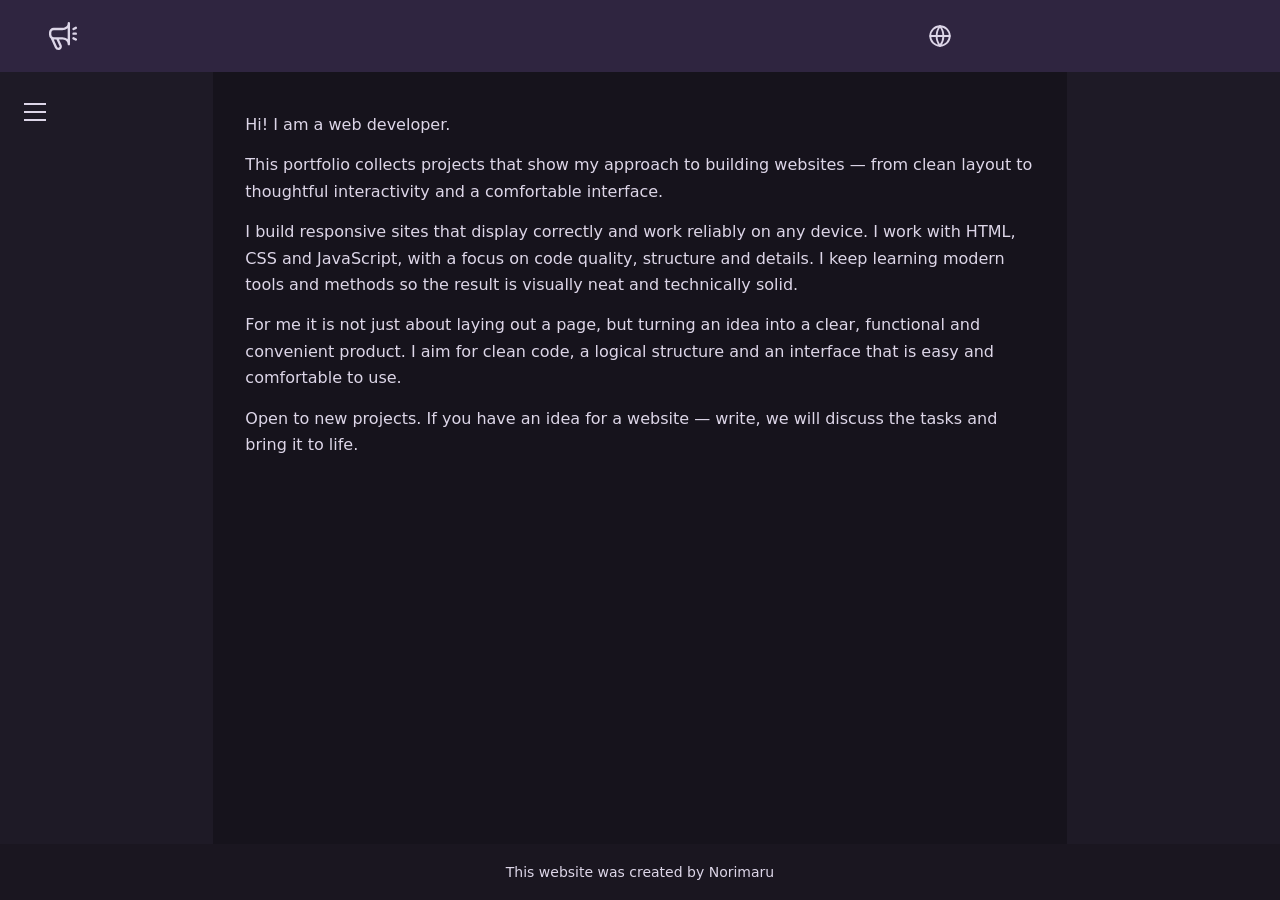
<file: index.html>
<!DOCTYPE html>
<html lang="en">
<head>
  <meta charset="UTF-8">
  <meta name="viewport" content="width=device-width, initial-scale=1.0">
  <title>Norimaru</title>
  <link rel="stylesheet" href="css/style.css">
</head>
<body>
  <header class="header">
    <div class="contact">
      <button class="contact__btn" type="button" data-i18n-aria="contact.label" aria-expanded="false">
        <svg class="icon" viewBox="0 0 24 24" aria-hidden="true"><path d="m17 0a1 1 0 0 0 -1 1c0 2.949-2.583 4-5 4h-7a4 4 0 0 0 -4 4v2a3.979 3.979 0 0 0 1.514 3.109l3.572 7.972a3.233 3.233 0 0 0 2.953 1.919 2.982 2.982 0 0 0 2.72-4.2l-2.2-4.8h2.441c2.417 0 5 1.051 5 4a1 1 0 0 0 2 0v-18a1 1 0 0 0 -1-1zm-8.063 20.619a.983.983 0 0 1 -.898 1.381 1.232 1.232 0 0 1 -1.126-.734l-2.808-6.266h2.254zm7.063-6.019a7.723 7.723 0 0 0 -5-1.6h-7a2 2 0 0 1 -2-2v-2a2 2 0 0 1 2-2h7a7.723 7.723 0 0 0 5-1.595zm7.9.852a1 1 0 0 1 -1.342.448l-2-1a1 1 0 0 1 .894-1.79l2 1a1 1 0 0 1 .448 1.337zm-3.79-9a1 1 0 0 1 .448-1.342l2-1a1 1 0 1 1 .894 1.79l-2 1a1 1 0 0 1 -1.342-.448zm-.11 3.548a1 1 0 0 1 1-1h2a1 1 0 0 1 0 2h-2a1 1 0 0 1 -1-1z"/></svg>
      </button>
      <div class="contact__menu">
        <button class="contact__item" type="button" data-tip="Telegram" aria-label="Telegram">
          <svg class="icon" viewBox="0 0 24 24" aria-hidden="true"><path fill-rule="evenodd" clip-rule="evenodd" d="M12,0C5.373,0,0,5.373,0,12s5.373,12,12,12s12-5.373,12-12S18.627,0,12,0z M17.562,8.161c-0.18,1.897-0.962,6.502-1.359,8.627c-0.168,0.9-0.5,1.201-0.82,1.23c-0.697,0.064-1.226-0.461-1.901-0.903 c-1.056-0.692-1.653-1.123-2.678-1.799c-1.185-0.781-0.417-1.21,0.258-1.911c0.177-0.184,3.247-2.977,3.307-3.23 c0.007-0.032,0.015-0.15-0.056-0.212s-0.174-0.041-0.248-0.024c-0.106,0.024-1.793,1.139-5.062,3.345 c-0.479,0.329-0.913,0.489-1.302,0.481c-0.428-0.009-1.252-0.242-1.865-0.442c-0.751-0.244-1.349-0.374-1.297-0.788 c0.027-0.216,0.324-0.437,0.892-0.663c3.498-1.524,5.831-2.529,6.998-3.015c3.333-1.386,4.025-1.627,4.477-1.635 C17.472,7.214,17.608,7.681,17.562,8.161z"/></svg>
        </button>
        <a class="contact__item" href="mailto:norimaru.webdeveloper@gmail.com" data-tip="Gmail" aria-label="Gmail">
          <svg class="icon" viewBox="0 0 24 24" aria-hidden="true"><path fill-rule="evenodd" d="m12,0C5.373,0,0,5.373,0,12s5.373,12,12,12,12-5.373,12-12S18.627,0,12,0Zm8,12c0,4.411-3.589,8-8,8s-8-3.589-8-8S7.589,4,12,4c1.782,0,3.468.573,4.876,1.658l-1.859,2.415c-.871-.671-1.914-1.025-3.017-1.025-2.731,0-4.952,2.222-4.952,4.952s2.222,4.952,4.952,4.952c2.199,0,4.068-1.441,4.713-3.429h-4.713v-3.048h8v1.524Z"/></svg>
        </a>
        <a class="contact__item" href="https://www.reddit.com/user/Norimaruu/" target="_blank" rel="noopener noreferrer" data-tip="Reddit" aria-label="Reddit">
          <svg class="icon" viewBox="0 0 24 24" aria-hidden="true"><path d="M9.25,14.5C8.561,14.5,8,13.939,8,13.25C8,12.561,8.561,12,9.25,12c0.689,0,1.25,0.561,1.25,1.25 C10.5,13.939,9.939,14.5,9.25,14.5z"/><path d="M14.97,16.095c0.127,0.127,0.126,0.332,0,0.458c-0.853,0.852-2.488,0.918-2.969,0.918c-0.481,0-2.116-0.066-2.968-0.918 c-0.127-0.127-0.127-0.331,0-0.458c0.127-0.127,0.331-0.127,0.458,0c0.538,0.538,1.688,0.728,2.51,0.728 c0.822,0,1.972-0.191,2.511-0.729C14.639,15.968,14.844,15.968,14.97,16.095z"/><path d="M16,13.25c0,0.69-0.561,1.25-1.25,1.25c-0.69,0-1.25-0.561-1.25-1.25c0-0.689,0.561-1.25,1.25-1.25 C15.439,12,16,12.561,16,13.25z"/><path d="M12,0C5.373,0,0,5.373,0,12s5.373,12,12,12s12-5.373,12-12S18.627,0,12,0z M18.957,13.599 c0.027,0.173,0.041,0.348,0.041,0.526c0,2.692-3.134,4.875-7,4.875c-3.866,0-7-2.183-7-4.875c0-0.179,0.015-0.355,0.042-0.529 C4.431,13.322,4.006,12.711,4.006,12c0-0.967,0.783-1.75,1.75-1.75c0.47,0,0.896,0.186,1.21,0.488 c1.212-0.873,2.886-1.431,4.749-1.483l0.89-4.185c0.017-0.081,0.066-0.152,0.135-0.197c0.069-0.045,0.154-0.061,0.235-0.044 l2.908,0.618C16.088,5.036,16.509,4.75,17,4.75c0.69,0,1.25,0.56,1.25,1.25S17.69,7.25,17,7.25c-0.67,0-1.213-0.529-1.244-1.191 l-2.604-0.554l-0.797,3.75c1.836,0.064,3.484,0.622,4.68,1.485c0.315-0.303,0.742-0.491,1.214-0.491c0.967,0,1.75,0.783,1.75,1.75 C19.998,12.714,19.57,13.327,18.957,13.599z"/></svg>
        </a>
      </div>
    </div>
    <div class="lang">
      <button class="lang__btn" type="button" data-i18n-aria="lang.label" aria-expanded="false">
        <svg viewBox="0 0 24 24" fill="none" stroke="currentColor" stroke-linecap="round" stroke-linejoin="round" aria-hidden="true"><circle cx="12" cy="12" r="9"></circle><path d="M3 12h18"></path><path d="M12 3a14.5 14.5 0 0 1 0 18"></path><path d="M12 3a14.5 14.5 0 0 0 0 18"></path></svg>
      </button>
      <div class="lang__menu">
        <button class="lang__opt" type="button" data-lang="en">EN</button>
        <button class="lang__opt" type="button" data-lang="ru">RU</button>
      </div>
    </div>
  </header>
  <div class="layout">
    <aside class="sidebar sidebar--left">
      <div class="nav">
        <button class="nav__btn" type="button" data-i18n-aria="nav.menu" aria-expanded="false">
          <span class="nav__line"></span><span class="nav__line"></span><span class="nav__line"></span>
        </button>
        <nav class="nav__menu">
          <a href="#home" data-i18n="nav.home">Home</a>
          <a href="works.html" data-i18n="nav.works">My works</a>
          <a href="#contact" data-i18n="nav.contact">Contact information</a>
        </nav>
      </div>
    </aside>
    <main class="main">
      <section id="home" class="intro">
        <p data-i18n="intro.p1">Hi! I am a web developer.</p>
        <p data-i18n="intro.p2">This portfolio collects projects that show my approach to building websites — from clean layout to thoughtful interactivity and a comfortable interface.</p>
        <p data-i18n="intro.p3">I build responsive sites that display correctly and work reliably on any device. I work with HTML, CSS and JavaScript, with a focus on code quality, structure and details. I keep learning modern tools and methods so the result is visually neat and technically solid.</p>
        <p data-i18n="intro.p4">For me it is not just about laying out a page, but turning an idea into a clear, functional and convenient product. I aim for clean code, a logical structure and an interface that is easy and comfortable to use.</p>
        <p data-i18n="intro.p5">Open to new projects. If you have an idea for a website — write, we will discuss the tasks and bring it to life.</p>
      </section>
    </main>
    <aside class="sidebar sidebar--right"></aside>
  </div>
  <footer class="footer"><p data-i18n="footer.credit">This website was created by Norimaru</p></footer>
  <script src="js/dict.js"></script>
  <script src="js/main.js"></script>
</body>
</html>
</file>
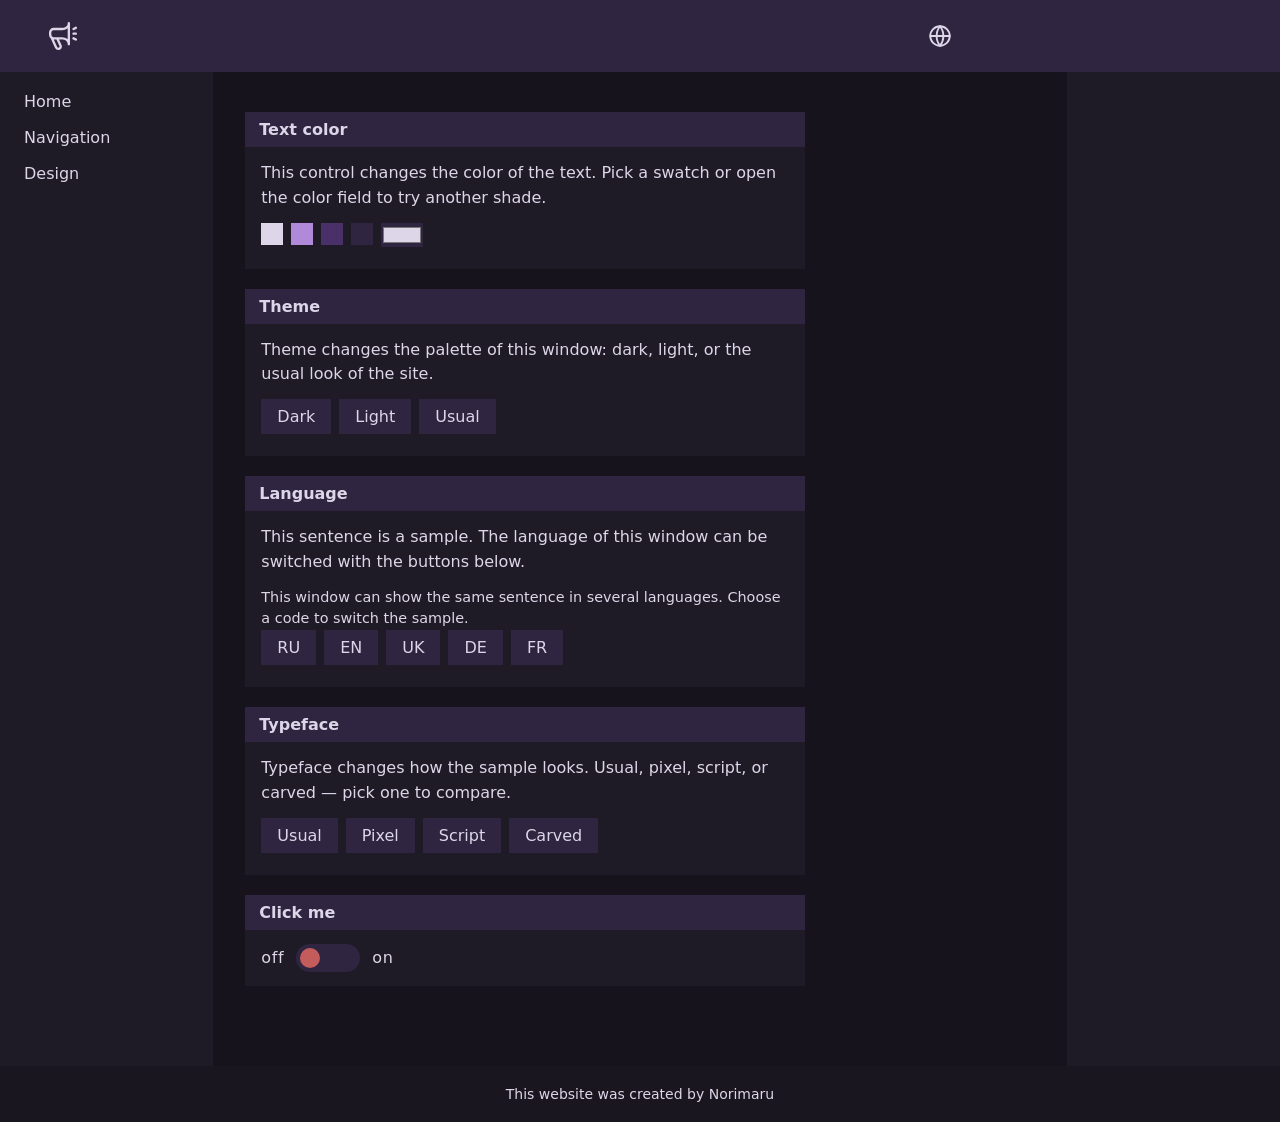
<file: design.html>
<!DOCTYPE html>
<html lang="en">
<head>
  <meta charset="UTF-8">
  <meta name="viewport" content="width=device-width, initial-scale=1.0">
  <title data-i18n="sampler.design">Design</title>
  <link rel="stylesheet" href="css/style.css">
</head>
<body>
  <header class="header">
    <div class="contact">
      <button class="contact__btn" type="button" data-i18n-aria="contact.label" aria-expanded="false">
        <svg class="icon" viewBox="0 0 24 24" aria-hidden="true"><path d="m17 0a1 1 0 0 0 -1 1c0 2.949-2.583 4-5 4h-7a4 4 0 0 0 -4 4v2a3.979 3.979 0 0 0 1.514 3.109l3.572 7.972a3.233 3.233 0 0 0 2.953 1.919 2.982 2.982 0 0 0 2.72-4.2l-2.2-4.8h2.441c2.417 0 5 1.051 5 4a1 1 0 0 0 2 0v-18a1 1 0 0 0 -1-1zm-8.063 20.619a.983.983 0 0 1 -.898 1.381 1.232 1.232 0 0 1 -1.126-.734l-2.808-6.266h2.254zm7.063-6.019a7.723 7.723 0 0 0 -5-1.6h-7a2 2 0 0 1 -2-2v-2a2 2 0 0 1 2-2h7a7.723 7.723 0 0 0 5-1.595zm7.9.852a1 1 0 0 1 -1.342.448l-2-1a1 1 0 0 1 .894-1.79l2 1a1 1 0 0 1 .448 1.337zm-3.79-9a1 1 0 0 1 .448-1.342l2-1a1 1 0 1 1 .894 1.79l-2 1a1 1 0 0 1 -1.342-.448zm-.11 3.548a1 1 0 0 1 1-1h2a1 1 0 0 1 0 2h-2a1 1 0 0 1 -1-1z"/></svg>
      </button>
      <div class="contact__menu">
        <button class="contact__item" type="button" data-tip="Telegram" aria-label="Telegram"><svg class="icon" viewBox="0 0 24 24" aria-hidden="true"><path fill-rule="evenodd" clip-rule="evenodd" d="M12,0C5.373,0,0,5.373,0,12s5.373,12,12,12s12-5.373,12-12S18.627,0,12,0z M17.562,8.161c-0.18,1.897-0.962,6.502-1.359,8.627c-0.168,0.9-0.5,1.201-0.82,1.23c-0.697,0.064-1.226-0.461-1.901-0.903 c-1.056-0.692-1.653-1.123-2.678-1.799c-1.185-0.781-0.417-1.21,0.258-1.911c0.177-0.184,3.247-2.977,3.307-3.23 c0.007-0.032,0.015-0.15-0.056-0.212s-0.174-0.041-0.248-0.024c-0.106,0.024-1.793,1.139-5.062,3.345 c-0.479,0.329-0.913,0.489-1.302,0.481c-0.428-0.009-1.252-0.242-1.865-0.442c-0.751-0.244-1.349-0.374-1.297-0.788 c0.027-0.216,0.324-0.437,0.892-0.663c3.498-1.524,5.831-2.529,6.998-3.015c3.333-1.386,4.025-1.627,4.477-1.635 C17.472,7.214,17.608,7.681,17.562,8.161z"/></svg></button>
        <a class="contact__item" href="mailto:norimaru.webdeveloper@gmail.com" data-tip="Gmail" aria-label="Gmail"><svg class="icon" viewBox="0 0 24 24" aria-hidden="true"><path fill-rule="evenodd" d="m12,0C5.373,0,0,5.373,0,12s5.373,12,12,12,12-5.373,12-12S18.627,0,12,0Zm8,12c0,4.411-3.589,8-8,8s-8-3.589-8-8S7.589,4,12,4c1.782,0,3.468.573,4.876,1.658l-1.859,2.415c-.871-.671-1.914-1.025-3.017-1.025-2.731,0-4.952,2.222-4.952,4.952s2.222,4.952,4.952,4.952c2.199,0,4.068-1.441,4.713-3.429h-4.713v-3.048h8v1.524Z"/></svg></a>
        <a class="contact__item" href="https://www.reddit.com/user/Norimaruu/" target="_blank" rel="noopener noreferrer" data-tip="Reddit" aria-label="Reddit"><svg class="icon" viewBox="0 0 24 24" aria-hidden="true"><path d="M9.25,14.5C8.561,14.5,8,13.939,8,13.25C8,12.561,8.561,12,9.25,12c0.689,0,1.25,0.561,1.25,1.25 C10.5,13.939,9.939,14.5,9.25,14.5z"/><path d="M14.97,16.095c0.127,0.127,0.126,0.332,0,0.458c-0.853,0.852-2.488,0.918-2.969,0.918c-0.481,0-2.116-0.066-2.968-0.918 c-0.127-0.127-0.127-0.331,0-0.458c0.127-0.127,0.331-0.127,0.458,0c0.538,0.538,1.688,0.728,2.51,0.728 c0.822,0,1.972-0.191,2.511-0.729C14.639,15.968,14.844,15.968,14.97,16.095z"/><path d="M16,13.25c0,0.69-0.561,1.25-1.25,1.25c-0.69,0-1.25-0.561-1.25-1.25c0-0.689,0.561-1.25,1.25-1.25 C15.439,12,16,12.561,16,13.25z"/><path d="M12,0C5.373,0,0,5.373,0,12s5.373,12,12,12s12-5.373,12-12S18.627,0,12,0z M18.957,13.599 c0.027,0.173,0.041,0.348,0.041,0.526c0,2.692-3.134,4.875-7,4.875c-3.866,0-7-2.183-7-4.875c0-0.179,0.015-0.355,0.042-0.529 C4.431,13.322,4.006,12.711,4.006,12c0-0.967,0.783-1.75,1.75-1.75c0.47,0,0.896,0.186,1.21,0.488 c1.212-0.873,2.886-1.431,4.749-1.483l0.89-4.185c0.017-0.081,0.066-0.152,0.135-0.197c0.069-0.045,0.154-0.061,0.235-0.044 l2.908,0.618C16.088,5.036,16.509,4.75,17,4.75c0.69,0,1.25,0.56,1.25,1.25S17.69,7.25,17,7.25c-0.67,0-1.213-0.529-1.244-1.191 l-2.604-0.554l-0.797,3.75c1.836,0.064,3.484,0.622,4.68,1.485c0.315-0.303,0.742-0.491,1.214-0.491c0.967,0,1.75,0.783,1.75,1.75 C19.998,12.714,19.57,13.327,18.957,13.599z"/></svg></a>
      </div>
    </div>
    <div class="lang">
      <button class="lang__btn" type="button" data-i18n-aria="lang.label" aria-expanded="false">
        <svg viewBox="0 0 24 24" fill="none" stroke="currentColor" stroke-linecap="round" stroke-linejoin="round" aria-hidden="true"><circle cx="12" cy="12" r="9"></circle><path d="M3 12h18"></path><path d="M12 3a14.5 14.5 0 0 1 0 18"></path><path d="M12 3a14.5 14.5 0 0 0 0 18"></path></svg>
      </button>
      <div class="lang__menu">
        <button class="lang__opt" type="button" data-lang="en">EN</button>
        <button class="lang__opt" type="button" data-lang="ru">RU</button>
      </div>
    </div>
  </header>
  <div class="layout">
    <aside class="sidebar sidebar--left">
      <div class="nav nav--pinned">
        <nav class="nav__menu">
          <a href="index.html" data-i18n="nav.home">Home</a>
          <a href="navigation.html" data-i18n="sampler.nav">Navigation</a>
          <a href="design.html" data-i18n="sampler.design">Design</a>
        </nav>
      </div>
    </aside>
    <main class="main">
      <div class="design-board">
        <article class="win" id="win-color">
          <div class="win__bar" data-i18n="ds.color.title">Text color</div>
          <div class="win__body">
            <p class="win__sample" data-i18n="ds.color.text">This control changes the color of the text. Pick a swatch or open the color field to try another shade.</p>
            <div class="win__row">
              <button class="swatch" type="button" data-color="#ddd6e8" style="background:#ddd6e8"></button>
              <button class="swatch" type="button" data-color="#b08ad8" style="background:#b08ad8"></button>
              <button class="swatch" type="button" data-color="#4a3068" style="background:#4a3068"></button>
              <button class="swatch" type="button" data-color="#2f2540" style="background:#2f2540"></button>
              <input class="win-color" type="color" value="#ddd6e8">
            </div>
          </div>
        </article>
        <article class="win" id="win-theme">
          <div class="win__bar" data-i18n="ds.theme.title">Theme</div>
          <div class="win__body">
            <p class="win__sample" data-i18n="ds.theme.text">Theme changes the palette of this window: dark, light, or the usual look of the site.</p>
            <div class="win__row">
              <button class="demo-btn" type="button" data-theme-set="dark" data-i18n="ds.theme.dark">Dark</button>
              <button class="demo-btn" type="button" data-theme-set="light" data-i18n="ds.theme.light">Light</button>
              <button class="demo-btn" type="button" data-theme-set="" data-i18n="ds.theme.std">Usual</button>
            </div>
          </div>
        </article>
        <article class="win" id="win-lang">
          <div class="win__bar" data-i18n="ds.lang.title">Language</div>
          <div class="win__body">
            <p class="win__sample" data-lang-sample></p>
            <p class="win__note" data-i18n="ds.lang.text">This window can show the same sentence in several languages. Choose a code to switch the sample.</p>
            <div class="win__row">
              <button class="demo-btn" type="button" data-win-lang="ru">RU</button>
              <button class="demo-btn" type="button" data-win-lang="en">EN</button>
              <button class="demo-btn" type="button" data-win-lang="uk">UK</button>
              <button class="demo-btn" type="button" data-win-lang="de">DE</button>
              <button class="demo-btn" type="button" data-win-lang="fr">FR</button>
            </div>
          </div>
        </article>
        <article class="win" id="win-font">
          <div class="win__bar" data-i18n="ds.font.title">Typeface</div>
          <div class="win__body">
            <p class="win__sample" data-i18n="ds.font.text">Typeface changes how the sample looks. Usual, pixel, script, or carved — pick one to compare.</p>
            <div class="win__row">
              <button class="demo-btn" type="button" data-font-set="" data-i18n="ds.font.std">Usual</button>
              <button class="demo-btn" type="button" data-font-set="pixel" data-i18n="ds.font.pixel">Pixel</button>
              <button class="demo-btn" type="button" data-font-set="script" data-i18n="ds.font.script">Script</button>
              <button class="demo-btn" type="button" data-font-set="serif" data-i18n="ds.font.serif">Carved</button>
            </div>
          </div>
        </article>
        <article class="win" id="win-switch">
          <div class="win__bar" data-i18n="ds.end">Click me</div>
          <div class="win__body">
            <button class="tumbler" type="button" aria-pressed="false">
              <span class="tumbler__lab">off</span>
              <span class="tumbler__track"><span class="tumbler__knob"></span></span>
              <span class="tumbler__lab">on</span>
            </button>
          </div>
        </article>
      </div>
    </main>
    <aside class="sidebar sidebar--right"></aside>
  </div>
  <footer class="footer"><p data-i18n="footer.credit">This website was created by Norimaru</p></footer>
  <div class="modal modal--note" hidden><div class="modal__box"><p class="modal__text" data-i18n="ds.f.info">To try all of these functions fully, press F.</p></div></div>
  <div class="modal modal--fx" hidden><div class="modal__box">
    <p class="fx-title" data-i18n="ds.f.title">Page settings</p>
    <div class="fx-row"><span class="fx-row__name" data-i18n="ds.f.color">Text color</span>
      <button class="fx-reset" type="button" data-fx-reset="color" data-i18n-tip="ds.f.reset" data-i18n-aria="ds.f.reset" data-tip="Reset" aria-label="Reset"><svg viewBox="0 0 24 24" fill="none" stroke="currentColor" stroke-width="2" stroke-linecap="round" stroke-linejoin="round" aria-hidden="true"><path d="M3 12a9 9 0 1 0 3-6.7"></path><polyline points="3 4 3 9 8 9"></polyline></svg></button>
      <input class="win-color" type="color" value="#ddd6e8" data-fx-color></div>
    <div class="fx-row"><span class="fx-row__name" data-i18n="ds.f.theme">Theme</span>
      <button class="fx-reset" type="button" data-fx-reset="theme" data-i18n-tip="ds.f.reset" data-i18n-aria="ds.f.reset" data-tip="Reset" aria-label="Reset"><svg viewBox="0 0 24 24" fill="none" stroke="currentColor" stroke-width="2" stroke-linecap="round" stroke-linejoin="round" aria-hidden="true"><path d="M3 12a9 9 0 1 0 3-6.7"></path><polyline points="3 4 3 9 8 9"></polyline></svg></button>
      <div class="win__row"><button class="demo-btn" type="button" data-fx-theme="dark" data-i18n="ds.theme.dark">Dark</button><button class="demo-btn" type="button" data-fx-theme="light" data-i18n="ds.theme.light">Light</button><button class="demo-btn" type="button" data-fx-theme="" data-i18n="ds.theme.std">Usual</button></div></div>
    <div class="fx-row"><span class="fx-row__name" data-i18n="ds.f.lang">Language</span>
      <button class="fx-reset" type="button" data-fx-reset="lang" data-i18n-tip="ds.f.reset" data-i18n-aria="ds.f.reset" data-tip="Reset" aria-label="Reset"><svg viewBox="0 0 24 24" fill="none" stroke="currentColor" stroke-width="2" stroke-linecap="round" stroke-linejoin="round" aria-hidden="true"><path d="M3 12a9 9 0 1 0 3-6.7"></path><polyline points="3 4 3 9 8 9"></polyline></svg></button>
      <div class="win__row"><button class="demo-btn" type="button" data-fx-lang="en">EN</button><button class="demo-btn" type="button" data-fx-lang="ru">RU</button><button class="demo-btn" type="button" data-fx-lang="de">DE</button></div></div>
    <div class="fx-row"><span class="fx-row__name" data-i18n="ds.f.font">Typeface</span>
      <button class="fx-reset" type="button" data-fx-reset="font" data-i18n-tip="ds.f.reset" data-i18n-aria="ds.f.reset" data-tip="Reset" aria-label="Reset"><svg viewBox="0 0 24 24" fill="none" stroke="currentColor" stroke-width="2" stroke-linecap="round" stroke-linejoin="round" aria-hidden="true"><path d="M3 12a9 9 0 1 0 3-6.7"></path><polyline points="3 4 3 9 8 9"></polyline></svg></button>
      <div class="win__row"><button class="demo-btn" type="button" data-fx-font="" data-i18n="ds.font.std">Usual</button><button class="demo-btn" type="button" data-fx-font="pixel" data-i18n="ds.font.pixel">Pixel</button><button class="demo-btn" type="button" data-fx-font="script" data-i18n="ds.font.script">Script</button><button class="demo-btn" type="button" data-fx-font="serif" data-i18n="ds.font.serif">Carved</button></div></div>
  </div></div>
  <script src="js/dict.js"></script>
  <script src="js/main.js"></script>
</body>
</html>
</file>
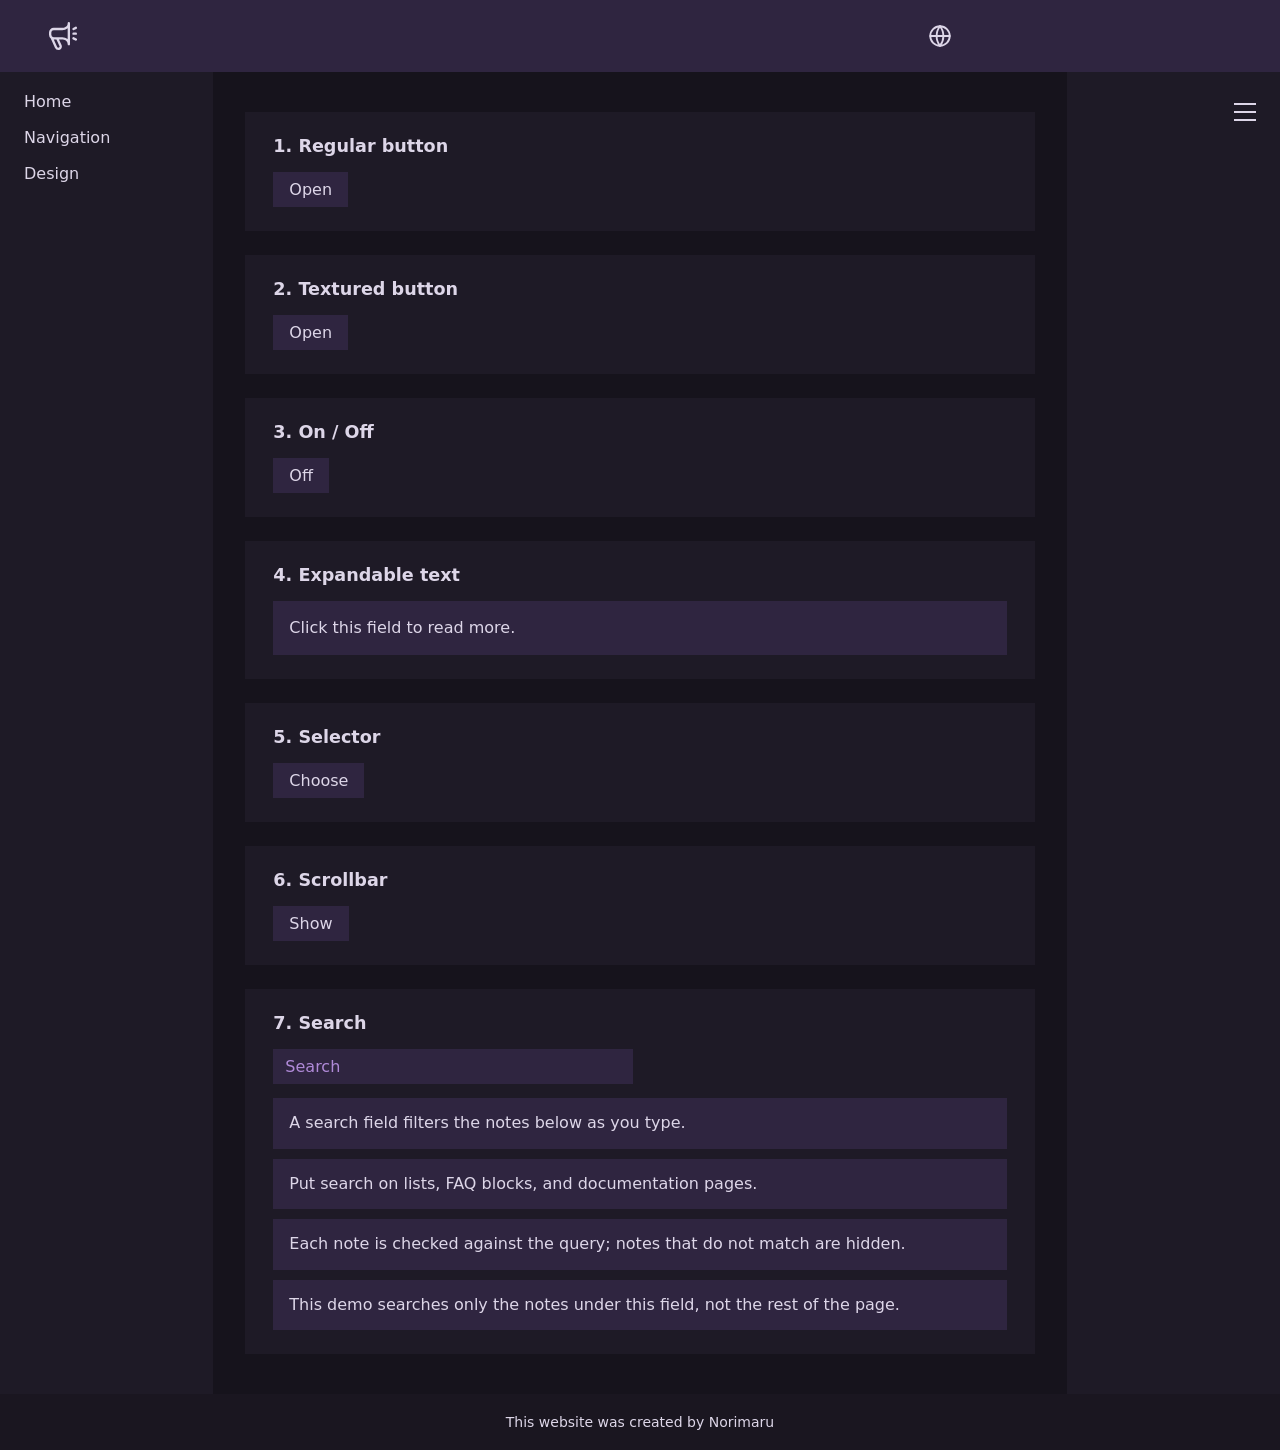
<file: navigation.html>
<!DOCTYPE html>
<html lang="en">
<head>
  <meta charset="UTF-8">
  <meta name="viewport" content="width=device-width, initial-scale=1.0">
  <title data-i18n="sampler.nav">Navigation</title>
  <link rel="stylesheet" href="css/style.css">
</head>
<body>
  <header class="header">
    <div class="contact">
      <button class="contact__btn" type="button" data-i18n-aria="contact.label" aria-expanded="false">
        <svg class="icon" viewBox="0 0 24 24" aria-hidden="true"><path d="m17 0a1 1 0 0 0 -1 1c0 2.949-2.583 4-5 4h-7a4 4 0 0 0 -4 4v2a3.979 3.979 0 0 0 1.514 3.109l3.572 7.972a3.233 3.233 0 0 0 2.953 1.919 2.982 2.982 0 0 0 2.72-4.2l-2.2-4.8h2.441c2.417 0 5 1.051 5 4a1 1 0 0 0 2 0v-18a1 1 0 0 0 -1-1zm-8.063 20.619a.983.983 0 0 1 -.898 1.381 1.232 1.232 0 0 1 -1.126-.734l-2.808-6.266h2.254zm7.063-6.019a7.723 7.723 0 0 0 -5-1.6h-7a2 2 0 0 1 -2-2v-2a2 2 0 0 1 2-2h7a7.723 7.723 0 0 0 5-1.595zm7.9.852a1 1 0 0 1 -1.342.448l-2-1a1 1 0 0 1 .894-1.79l2 1a1 1 0 0 1 .448 1.337zm-3.79-9a1 1 0 0 1 .448-1.342l2-1a1 1 0 1 1 .894 1.79l-2 1a1 1 0 0 1 -1.342-.448zm-.11 3.548a1 1 0 0 1 1-1h2a1 1 0 0 1 0 2h-2a1 1 0 0 1 -1-1z"/></svg>
      </button>
      <div class="contact__menu">
        <button class="contact__item" type="button" data-tip="Telegram" aria-label="Telegram"><svg class="icon" viewBox="0 0 24 24" aria-hidden="true"><path fill-rule="evenodd" clip-rule="evenodd" d="M12,0C5.373,0,0,5.373,0,12s5.373,12,12,12s12-5.373,12-12S18.627,0,12,0z M17.562,8.161c-0.18,1.897-0.962,6.502-1.359,8.627c-0.168,0.9-0.5,1.201-0.82,1.23c-0.697,0.064-1.226-0.461-1.901-0.903 c-1.056-0.692-1.653-1.123-2.678-1.799c-1.185-0.781-0.417-1.21,0.258-1.911c0.177-0.184,3.247-2.977,3.307-3.23 c0.007-0.032,0.015-0.15-0.056-0.212s-0.174-0.041-0.248-0.024c-0.106,0.024-1.793,1.139-5.062,3.345 c-0.479,0.329-0.913,0.489-1.302,0.481c-0.428-0.009-1.252-0.242-1.865-0.442c-0.751-0.244-1.349-0.374-1.297-0.788 c0.027-0.216,0.324-0.437,0.892-0.663c3.498-1.524,5.831-2.529,6.998-3.015c3.333-1.386,4.025-1.627,4.477-1.635 C17.472,7.214,17.608,7.681,17.562,8.161z"/></svg></button>
        <a class="contact__item" href="mailto:norimaru.webdeveloper@gmail.com" data-tip="Gmail" aria-label="Gmail"><svg class="icon" viewBox="0 0 24 24" aria-hidden="true"><path fill-rule="evenodd" d="m12,0C5.373,0,0,5.373,0,12s5.373,12,12,12,12-5.373,12-12S18.627,0,12,0Zm8,12c0,4.411-3.589,8-8,8s-8-3.589-8-8S7.589,4,12,4c1.782,0,3.468.573,4.876,1.658l-1.859,2.415c-.871-.671-1.914-1.025-3.017-1.025-2.731,0-4.952,2.222-4.952,4.952s2.222,4.952,4.952,4.952c2.199,0,4.068-1.441,4.713-3.429h-4.713v-3.048h8v1.524Z"/></svg></a>
        <a class="contact__item" href="https://www.reddit.com/user/Norimaruu/" target="_blank" rel="noopener noreferrer" data-tip="Reddit" aria-label="Reddit"><svg class="icon" viewBox="0 0 24 24" aria-hidden="true"><path d="M9.25,14.5C8.561,14.5,8,13.939,8,13.25C8,12.561,8.561,12,9.25,12c0.689,0,1.25,0.561,1.25,1.25 C10.5,13.939,9.939,14.5,9.25,14.5z"/><path d="M14.97,16.095c0.127,0.127,0.126,0.332,0,0.458c-0.853,0.852-2.488,0.918-2.969,0.918c-0.481,0-2.116-0.066-2.968-0.918 c-0.127-0.127-0.127-0.331,0-0.458c0.127-0.127,0.331-0.127,0.458,0c0.538,0.538,1.688,0.728,2.51,0.728 c0.822,0,1.972-0.191,2.511-0.729C14.639,15.968,14.844,15.968,14.97,16.095z"/><path d="M16,13.25c0,0.69-0.561,1.25-1.25,1.25c-0.69,0-1.25-0.561-1.25-1.25c0-0.689,0.561-1.25,1.25-1.25 C15.439,12,16,12.561,16,13.25z"/><path d="M12,0C5.373,0,0,5.373,0,12s5.373,12,12,12s12-5.373,12-12S18.627,0,12,0z M18.957,13.599 c0.027,0.173,0.041,0.348,0.041,0.526c0,2.692-3.134,4.875-7,4.875c-3.866,0-7-2.183-7-4.875c0-0.179,0.015-0.355,0.042-0.529 C4.431,13.322,4.006,12.711,4.006,12c0-0.967,0.783-1.75,1.75-1.75c0.47,0,0.896,0.186,1.21,0.488 c1.212-0.873,2.886-1.431,4.749-1.483l0.89-4.185c0.017-0.081,0.066-0.152,0.135-0.197c0.069-0.045,0.154-0.061,0.235-0.044 l2.908,0.618C16.088,5.036,16.509,4.75,17,4.75c0.69,0,1.25,0.56,1.25,1.25S17.69,7.25,17,7.25c-0.67,0-1.213-0.529-1.244-1.191 l-2.604-0.554l-0.797,3.75c1.836,0.064,3.484,0.622,4.68,1.485c0.315-0.303,0.742-0.491,1.214-0.491c0.967,0,1.75,0.783,1.75,1.75 C19.998,12.714,19.57,13.327,18.957,13.599z"/></svg></a>
      </div>
    </div>
    <div class="lang">
      <button class="lang__btn" type="button" data-i18n-aria="lang.label" aria-expanded="false">
        <svg viewBox="0 0 24 24" fill="none" stroke="currentColor" stroke-linecap="round" stroke-linejoin="round" aria-hidden="true"><circle cx="12" cy="12" r="9"></circle><path d="M3 12h18"></path><path d="M12 3a14.5 14.5 0 0 1 0 18"></path><path d="M12 3a14.5 14.5 0 0 0 0 18"></path></svg>
      </button>
      <div class="lang__menu">
        <button class="lang__opt" type="button" data-lang="en">EN</button>
        <button class="lang__opt" type="button" data-lang="ru">RU</button>
      </div>
    </div>
  </header>
  <div class="layout">
    <aside class="sidebar sidebar--left">
      <div class="nav nav--pinned">
        <nav class="nav__menu">
          <a href="index.html" data-i18n="nav.home">Home</a>
          <a href="navigation.html" data-i18n="sampler.nav">Navigation</a>
          <a href="design.html" data-i18n="sampler.design">Design</a>
        </nav>
      </div>
    </aside>
    <main class="main">
      <section class="fn" id="fn-button"><h2 data-i18n="fn.1.title">1. Regular button</h2><button class="demo-btn demo-btn--plain" type="button" data-modal="fn.1.info" data-i18n="fn.1.btn">Open</button></section>
      <section class="fn" id="fn-texture"><h2 data-i18n="fn.2.title">2. Textured button</h2><button class="demo-btn demo-btn--texture" type="button" data-modal="fn.2.info" data-i18n="fn.2.btn">Open</button></section>
      <section class="fn" id="fn-toggle"><h2 data-i18n="fn.3.title">3. On / Off</h2><button class="demo-btn demo-btn--toggle" type="button" aria-pressed="false">Off</button><p class="fn__note" hidden data-i18n="fn.3.info">A switch stores an on or off state. Use it for settings — for example, to show or hide a panel. The first click turns it on and opens this note; the second click turns it off and hides the note.</p></section>
      <section class="fn" id="fn-fold"><h2 data-i18n="fn.4.title">4. Expandable text</h2><button class="demo-fold" type="button" aria-expanded="false"><span data-i18n="fn.4.lead">Click this field to read more.</span><span class="demo-fold__more" data-i18n="fn.4.info">Expandable text keeps extra lines hidden until the field is clicked. Use it for FAQs and long notes so the page stays short.</span></button></section>
      <section class="fn" id="fn-select"><h2 data-i18n="fn.5.title">5. Selector</h2><div class="demo-select"><button class="demo-btn demo-select__btn" type="button" aria-expanded="false" data-i18n="fn.5.btn">Choose</button><div class="demo-select__list"><button type="button" data-i18n="fn.5.opt1" data-opt="fn.5.opt1">First</button><button type="button" data-i18n="fn.5.opt2" data-opt="fn.5.opt2">Second</button><button type="button" data-i18n="fn.5.opt3" data-opt="fn.5.opt3">Third</button></div></div><p class="fn__note" hidden data-i18n="fn.5.info">A selector opens a list of choices. Use it when the user must pick one value from a few options. After a click on an option the list closes.</p></section>
      <section class="fn" id="fn-scroll"><h2 data-i18n="fn.6.title">6. Scrollbar</h2><button class="demo-btn" type="button" data-scroll-modal data-i18n="fn.6.btn">Show</button></section>
      <section class="fn" id="fn-search"><h2 data-i18n="fn.7.title">7. Search</h2><input class="demo-search" type="search" data-i18n-placeholder="fn.7.placeholder" placeholder="Search" autocomplete="off"><div class="demo-search-list"><p data-i18n="fn.7.item1">A search field filters the notes below as you type.</p><p data-i18n="fn.7.item2">Put search on lists, FAQ blocks, and documentation pages.</p><p data-i18n="fn.7.item3">Each note is checked against the query; notes that do not match are hidden.</p><p data-i18n="fn.7.item4">This demo searches only the notes under this field, not the rest of the page.</p></div></section>
    </main>
    <aside class="sidebar sidebar--right">
      <div class="page-menu">
        <button class="nav__btn page-menu__btn" type="button" data-i18n-aria="nav.menu" aria-expanded="false"><span class="nav__line"></span><span class="nav__line"></span><span class="nav__line"></span></button>
        <div class="page-menu__panel">
          <p data-i18n="fn.toc.info">This page shows how common interface controls work. Pick a name to jump to it.</p>
          <nav class="page-menu__nav">
            <a href="#fn-button" data-i18n="fn.1.title">1. Regular button</a>
            <a href="#fn-texture" data-i18n="fn.2.title">2. Textured button</a>
            <a href="#fn-toggle" data-i18n="fn.3.title">3. On / Off</a>
            <a href="#fn-fold" data-i18n="fn.4.title">4. Expandable text</a>
            <a href="#fn-select" data-i18n="fn.5.title">5. Selector</a>
            <a href="#fn-scroll" data-i18n="fn.6.title">6. Scrollbar</a>
            <a href="#fn-search" data-i18n="fn.7.title">7. Search</a>
          </nav>
        </div>
      </div>
    </aside>
  </div>
  <footer class="footer"><p data-i18n="footer.credit">This website was created by Norimaru</p></footer>
  <div class="modal" hidden><div class="modal__box"><p class="modal__text"></p></div></div>
  <div class="modal modal--scroll" hidden><div class="modal__box"><div class="scroll-win"><div class="scroll-win__view"><p data-i18n="fn.6.info">The scrollbar can change color, width, and corner shape. That is how it is matched to the page. Here the thumb uses the hover color, is twice as wide as usual, and has sharp corners.</p><p data-i18n="fn.6.track">The track behind the thumb is empty — only the thumb is filled.</p><p data-i18n="fn.6.more">More lines so the bar appears and you can drag it.</p><p data-i18n="fn.6.more">More lines so the bar appears and you can drag it.</p><p data-i18n="fn.6.more">More lines so the bar appears and you can drag it.</p></div><div class="scroll-win__bar"><div class="scroll-win__thumb"></div></div></div></div></div>
  <script src="js/dict.js"></script>
  <script src="js/main.js"></script>
</body>
</html>
</file>
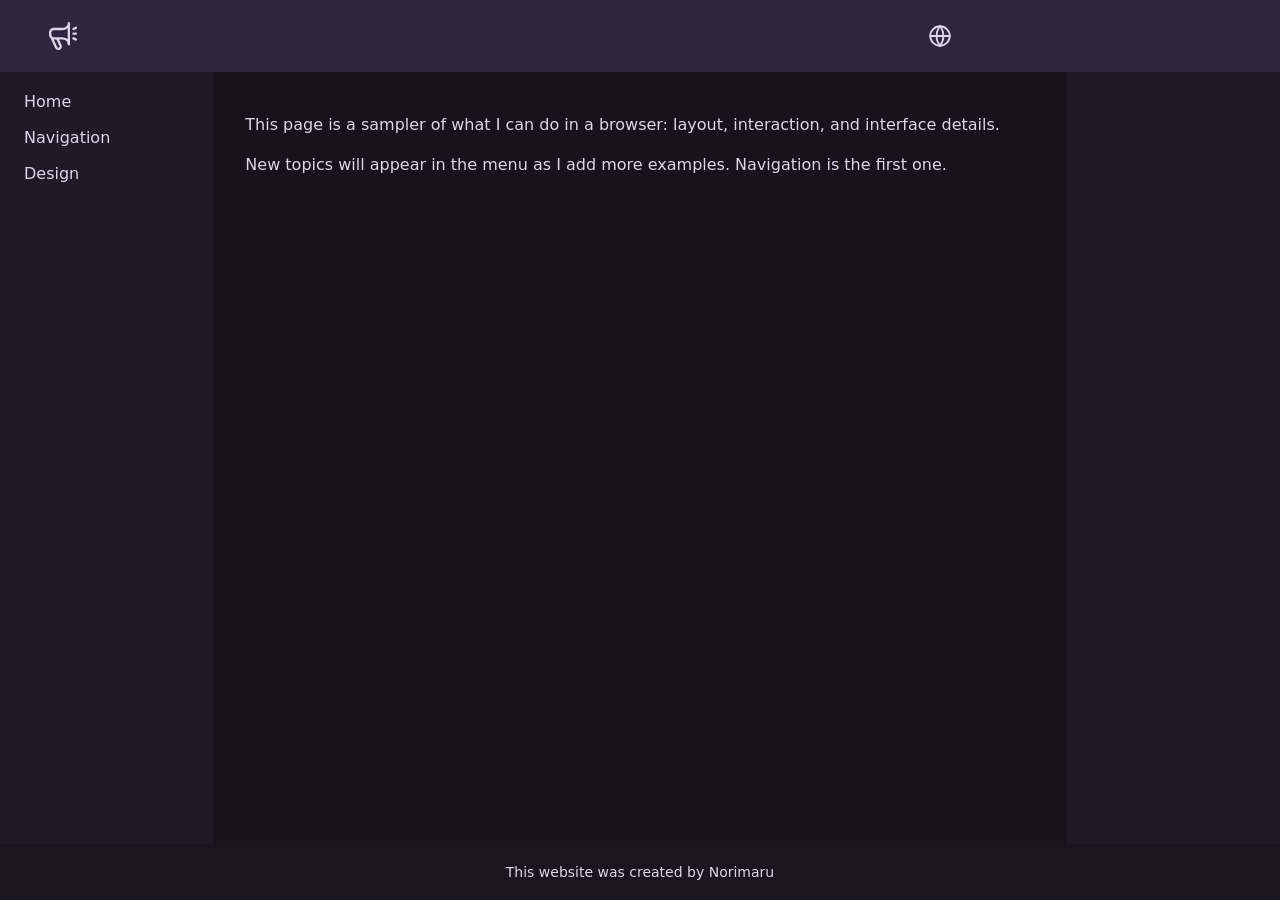
<file: sampler.html>
<!DOCTYPE html>
<html lang="en">
<head>
  <meta charset="UTF-8">
  <meta name="viewport" content="width=device-width, initial-scale=1.0">
  <title data-i18n="work.sampler.title">Sampler</title>
  <link rel="stylesheet" href="css/style.css">
</head>
<body>
  <header class="header">
    <div class="contact">
      <button class="contact__btn" type="button" data-i18n-aria="contact.label" aria-expanded="false">
        <svg class="icon" viewBox="0 0 24 24" aria-hidden="true"><path d="m17 0a1 1 0 0 0 -1 1c0 2.949-2.583 4-5 4h-7a4 4 0 0 0 -4 4v2a3.979 3.979 0 0 0 1.514 3.109l3.572 7.972a3.233 3.233 0 0 0 2.953 1.919 2.982 2.982 0 0 0 2.72-4.2l-2.2-4.8h2.441c2.417 0 5 1.051 5 4a1 1 0 0 0 2 0v-18a1 1 0 0 0 -1-1zm-8.063 20.619a.983.983 0 0 1 -.898 1.381 1.232 1.232 0 0 1 -1.126-.734l-2.808-6.266h2.254zm7.063-6.019a7.723 7.723 0 0 0 -5-1.6h-7a2 2 0 0 1 -2-2v-2a2 2 0 0 1 2-2h7a7.723 7.723 0 0 0 5-1.595zm7.9.852a1 1 0 0 1 -1.342.448l-2-1a1 1 0 0 1 .894-1.79l2 1a1 1 0 0 1 .448 1.337zm-3.79-9a1 1 0 0 1 .448-1.342l2-1a1 1 0 1 1 .894 1.79l-2 1a1 1 0 0 1 -1.342-.448zm-.11 3.548a1 1 0 0 1 1-1h2a1 1 0 0 1 0 2h-2a1 1 0 0 1 -1-1z"/></svg>
      </button>
      <div class="contact__menu">
        <button class="contact__item" type="button" data-tip="Telegram" aria-label="Telegram"><svg class="icon" viewBox="0 0 24 24" aria-hidden="true"><path fill-rule="evenodd" clip-rule="evenodd" d="M12,0C5.373,0,0,5.373,0,12s5.373,12,12,12s12-5.373,12-12S18.627,0,12,0z M17.562,8.161c-0.18,1.897-0.962,6.502-1.359,8.627c-0.168,0.9-0.5,1.201-0.82,1.23c-0.697,0.064-1.226-0.461-1.901-0.903 c-1.056-0.692-1.653-1.123-2.678-1.799c-1.185-0.781-0.417-1.21,0.258-1.911c0.177-0.184,3.247-2.977,3.307-3.23 c0.007-0.032,0.015-0.15-0.056-0.212s-0.174-0.041-0.248-0.024c-0.106,0.024-1.793,1.139-5.062,3.345 c-0.479,0.329-0.913,0.489-1.302,0.481c-0.428-0.009-1.252-0.242-1.865-0.442c-0.751-0.244-1.349-0.374-1.297-0.788 c0.027-0.216,0.324-0.437,0.892-0.663c3.498-1.524,5.831-2.529,6.998-3.015c3.333-1.386,4.025-1.627,4.477-1.635 C17.472,7.214,17.608,7.681,17.562,8.161z"/></svg></button>
        <a class="contact__item" href="mailto:norimaru.webdeveloper@gmail.com" data-tip="Gmail" aria-label="Gmail"><svg class="icon" viewBox="0 0 24 24" aria-hidden="true"><path fill-rule="evenodd" d="m12,0C5.373,0,0,5.373,0,12s5.373,12,12,12,12-5.373,12-12S18.627,0,12,0Zm8,12c0,4.411-3.589,8-8,8s-8-3.589-8-8S7.589,4,12,4c1.782,0,3.468.573,4.876,1.658l-1.859,2.415c-.871-.671-1.914-1.025-3.017-1.025-2.731,0-4.952,2.222-4.952,4.952s2.222,4.952,4.952,4.952c2.199,0,4.068-1.441,4.713-3.429h-4.713v-3.048h8v1.524Z"/></svg></a>
        <a class="contact__item" href="https://www.reddit.com/user/Norimaruu/" target="_blank" rel="noopener noreferrer" data-tip="Reddit" aria-label="Reddit"><svg class="icon" viewBox="0 0 24 24" aria-hidden="true"><path d="M9.25,14.5C8.561,14.5,8,13.939,8,13.25C8,12.561,8.561,12,9.25,12c0.689,0,1.25,0.561,1.25,1.25 C10.5,13.939,9.939,14.5,9.25,14.5z"/><path d="M14.97,16.095c0.127,0.127,0.126,0.332,0,0.458c-0.853,0.852-2.488,0.918-2.969,0.918c-0.481,0-2.116-0.066-2.968-0.918 c-0.127-0.127-0.127-0.331,0-0.458c0.127-0.127,0.331-0.127,0.458,0c0.538,0.538,1.688,0.728,2.51,0.728 c0.822,0,1.972-0.191,2.511-0.729C14.639,15.968,14.844,15.968,14.97,16.095z"/><path d="M16,13.25c0,0.69-0.561,1.25-1.25,1.25c-0.69,0-1.25-0.561-1.25-1.25c0-0.689,0.561-1.25,1.25-1.25 C15.439,12,16,12.561,16,13.25z"/><path d="M12,0C5.373,0,0,5.373,0,12s5.373,12,12,12s12-5.373,12-12S18.627,0,12,0z M18.957,13.599 c0.027,0.173,0.041,0.348,0.041,0.526c0,2.692-3.134,4.875-7,4.875c-3.866,0-7-2.183-7-4.875c0-0.179,0.015-0.355,0.042-0.529 C4.431,13.322,4.006,12.711,4.006,12c0-0.967,0.783-1.75,1.75-1.75c0.47,0,0.896,0.186,1.21,0.488 c1.212-0.873,2.886-1.431,4.749-1.483l0.89-4.185c0.017-0.081,0.066-0.152,0.135-0.197c0.069-0.045,0.154-0.061,0.235-0.044 l2.908,0.618C16.088,5.036,16.509,4.75,17,4.75c0.69,0,1.25,0.56,1.25,1.25S17.69,7.25,17,7.25c-0.67,0-1.213-0.529-1.244-1.191 l-2.604-0.554l-0.797,3.75c1.836,0.064,3.484,0.622,4.68,1.485c0.315-0.303,0.742-0.491,1.214-0.491c0.967,0,1.75,0.783,1.75,1.75 C19.998,12.714,19.57,13.327,18.957,13.599z"/></svg></a>
      </div>
    </div>
    <div class="lang">
      <button class="lang__btn" type="button" data-i18n-aria="lang.label" aria-expanded="false">
        <svg viewBox="0 0 24 24" fill="none" stroke="currentColor" stroke-linecap="round" stroke-linejoin="round" aria-hidden="true"><circle cx="12" cy="12" r="9"></circle><path d="M3 12h18"></path><path d="M12 3a14.5 14.5 0 0 1 0 18"></path><path d="M12 3a14.5 14.5 0 0 0 0 18"></path></svg>
      </button>
      <div class="lang__menu">
        <button class="lang__opt" type="button" data-lang="en">EN</button>
        <button class="lang__opt" type="button" data-lang="ru">RU</button>
      </div>
    </div>
  </header>
  <div class="layout">
    <aside class="sidebar sidebar--left">
      <div class="nav nav--pinned">
        <nav class="nav__menu">
          <a href="index.html" data-i18n="nav.home">Home</a>
          <a href="navigation.html" data-i18n="sampler.nav">Navigation</a>
          <a href="design.html" data-i18n="sampler.design">Design</a>
        </nav>
      </div>
    </aside>
    <main class="main">
      <section class="intro">
        <p data-i18n="sampler.p1">This page is a sampler of what I can do in a browser: layout, interaction, and interface details.</p>
        <p data-i18n="sampler.p2">New topics will appear in the menu as I add more examples. Navigation is the first one.</p>
      </section>
    </main>
    <aside class="sidebar sidebar--right"></aside>
  </div>
  <footer class="footer"><p data-i18n="footer.credit">This website was created by Norimaru</p></footer>
  <script src="js/dict.js"></script>
  <script src="js/main.js"></script>
</body>
</html>
</file>
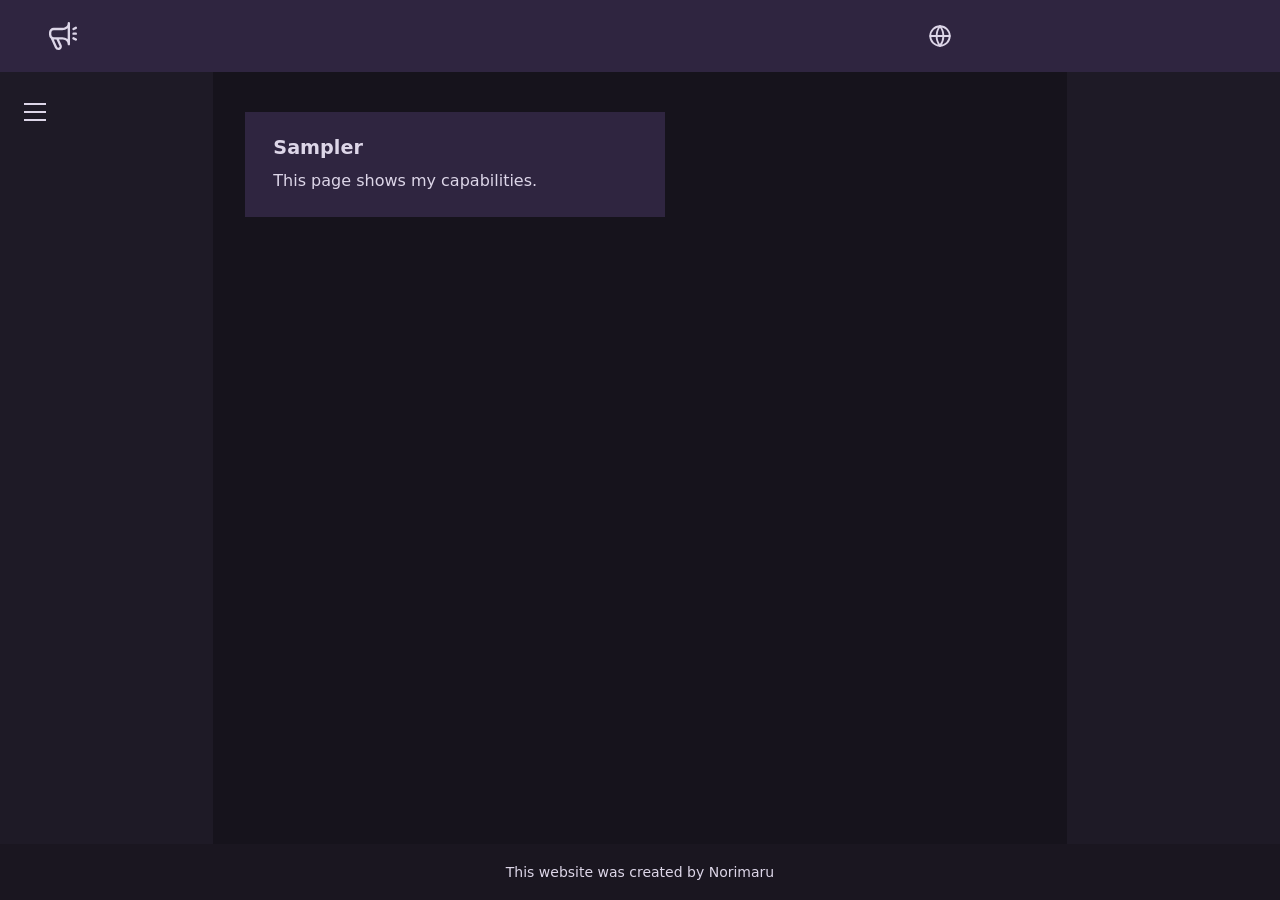
<file: works.html>
<!DOCTYPE html>
<html lang="en">
<head>
  <meta charset="UTF-8">
  <meta name="viewport" content="width=device-width, initial-scale=1.0">
  <title data-i18n="nav.works">My works</title>
  <link rel="stylesheet" href="css/style.css">
</head>
<body>
  <header class="header">
    <div class="contact">
      <button class="contact__btn" type="button" data-i18n-aria="contact.label" aria-expanded="false">
        <svg class="icon" viewBox="0 0 24 24" aria-hidden="true"><path d="m17 0a1 1 0 0 0 -1 1c0 2.949-2.583 4-5 4h-7a4 4 0 0 0 -4 4v2a3.979 3.979 0 0 0 1.514 3.109l3.572 7.972a3.233 3.233 0 0 0 2.953 1.919 2.982 2.982 0 0 0 2.72-4.2l-2.2-4.8h2.441c2.417 0 5 1.051 5 4a1 1 0 0 0 2 0v-18a1 1 0 0 0 -1-1zm-8.063 20.619a.983.983 0 0 1 -.898 1.381 1.232 1.232 0 0 1 -1.126-.734l-2.808-6.266h2.254zm7.063-6.019a7.723 7.723 0 0 0 -5-1.6h-7a2 2 0 0 1 -2-2v-2a2 2 0 0 1 2-2h7a7.723 7.723 0 0 0 5-1.595zm7.9.852a1 1 0 0 1 -1.342.448l-2-1a1 1 0 0 1 .894-1.79l2 1a1 1 0 0 1 .448 1.337zm-3.79-9a1 1 0 0 1 .448-1.342l2-1a1 1 0 1 1 .894 1.79l-2 1a1 1 0 0 1 -1.342-.448zm-.11 3.548a1 1 0 0 1 1-1h2a1 1 0 0 1 0 2h-2a1 1 0 0 1 -1-1z"/></svg>
      </button>
      <div class="contact__menu">
        <button class="contact__item" type="button" data-tip="Telegram" aria-label="Telegram"><svg class="icon" viewBox="0 0 24 24" aria-hidden="true"><path fill-rule="evenodd" clip-rule="evenodd" d="M12,0C5.373,0,0,5.373,0,12s5.373,12,12,12s12-5.373,12-12S18.627,0,12,0z M17.562,8.161c-0.18,1.897-0.962,6.502-1.359,8.627c-0.168,0.9-0.5,1.201-0.82,1.23c-0.697,0.064-1.226-0.461-1.901-0.903 c-1.056-0.692-1.653-1.123-2.678-1.799c-1.185-0.781-0.417-1.21,0.258-1.911c0.177-0.184,3.247-2.977,3.307-3.23 c0.007-0.032,0.015-0.15-0.056-0.212s-0.174-0.041-0.248-0.024c-0.106,0.024-1.793,1.139-5.062,3.345 c-0.479,0.329-0.913,0.489-1.302,0.481c-0.428-0.009-1.252-0.242-1.865-0.442c-0.751-0.244-1.349-0.374-1.297-0.788 c0.027-0.216,0.324-0.437,0.892-0.663c3.498-1.524,5.831-2.529,6.998-3.015c3.333-1.386,4.025-1.627,4.477-1.635 C17.472,7.214,17.608,7.681,17.562,8.161z"/></svg></button>
        <a class="contact__item" href="mailto:norimaru.webdeveloper@gmail.com" data-tip="Gmail" aria-label="Gmail"><svg class="icon" viewBox="0 0 24 24" aria-hidden="true"><path fill-rule="evenodd" d="m12,0C5.373,0,0,5.373,0,12s5.373,12,12,12,12-5.373,12-12S18.627,0,12,0Zm8,12c0,4.411-3.589,8-8,8s-8-3.589-8-8S7.589,4,12,4c1.782,0,3.468.573,4.876,1.658l-1.859,2.415c-.871-.671-1.914-1.025-3.017-1.025-2.731,0-4.952,2.222-4.952,4.952s2.222,4.952,4.952,4.952c2.199,0,4.068-1.441,4.713-3.429h-4.713v-3.048h8v1.524Z"/></svg></a>
        <a class="contact__item" href="https://www.reddit.com/user/Norimaruu/" target="_blank" rel="noopener noreferrer" data-tip="Reddit" aria-label="Reddit"><svg class="icon" viewBox="0 0 24 24" aria-hidden="true"><path d="M9.25,14.5C8.561,14.5,8,13.939,8,13.25C8,12.561,8.561,12,9.25,12c0.689,0,1.25,0.561,1.25,1.25 C10.5,13.939,9.939,14.5,9.25,14.5z"/><path d="M14.97,16.095c0.127,0.127,0.126,0.332,0,0.458c-0.853,0.852-2.488,0.918-2.969,0.918c-0.481,0-2.116-0.066-2.968-0.918 c-0.127-0.127-0.127-0.331,0-0.458c0.127-0.127,0.331-0.127,0.458,0c0.538,0.538,1.688,0.728,2.51,0.728 c0.822,0,1.972-0.191,2.511-0.729C14.639,15.968,14.844,15.968,14.97,16.095z"/><path d="M16,13.25c0,0.69-0.561,1.25-1.25,1.25c-0.69,0-1.25-0.561-1.25-1.25c0-0.689,0.561-1.25,1.25-1.25 C15.439,12,16,12.561,16,13.25z"/><path d="M12,0C5.373,0,0,5.373,0,12s5.373,12,12,12s12-5.373,12-12S18.627,0,12,0z M18.957,13.599 c0.027,0.173,0.041,0.348,0.041,0.526c0,2.692-3.134,4.875-7,4.875c-3.866,0-7-2.183-7-4.875c0-0.179,0.015-0.355,0.042-0.529 C4.431,13.322,4.006,12.711,4.006,12c0-0.967,0.783-1.75,1.75-1.75c0.47,0,0.896,0.186,1.21,0.488 c1.212-0.873,2.886-1.431,4.749-1.483l0.89-4.185c0.017-0.081,0.066-0.152,0.135-0.197c0.069-0.045,0.154-0.061,0.235-0.044 l2.908,0.618C16.088,5.036,16.509,4.75,17,4.75c0.69,0,1.25,0.56,1.25,1.25S17.69,7.25,17,7.25c-0.67,0-1.213-0.529-1.244-1.191 l-2.604-0.554l-0.797,3.75c1.836,0.064,3.484,0.622,4.68,1.485c0.315-0.303,0.742-0.491,1.214-0.491c0.967,0,1.75,0.783,1.75,1.75 C19.998,12.714,19.57,13.327,18.957,13.599z"/></svg></a>
      </div>
    </div>
    <div class="lang">
      <button class="lang__btn" type="button" data-i18n-aria="lang.label" aria-expanded="false">
        <svg viewBox="0 0 24 24" fill="none" stroke="currentColor" stroke-linecap="round" stroke-linejoin="round" aria-hidden="true"><circle cx="12" cy="12" r="9"></circle><path d="M3 12h18"></path><path d="M12 3a14.5 14.5 0 0 1 0 18"></path><path d="M12 3a14.5 14.5 0 0 0 0 18"></path></svg>
      </button>
      <div class="lang__menu">
        <button class="lang__opt" type="button" data-lang="en">EN</button>
        <button class="lang__opt" type="button" data-lang="ru">RU</button>
      </div>
    </div>
  </header>
  <div class="layout">
    <aside class="sidebar sidebar--left">
      <div class="nav">
        <button class="nav__btn" type="button" data-i18n-aria="nav.menu" aria-expanded="false">
          <span class="nav__line"></span><span class="nav__line"></span><span class="nav__line"></span>
        </button>
        <nav class="nav__menu">
          <a href="index.html" data-i18n="nav.home">Home</a>
          <a href="works.html" data-i18n="nav.works">My works</a>
          <a href="index.html#contact" data-i18n="nav.contact">Contact information</a>
        </nav>
      </div>
    </aside>
    <main class="main">
      <article class="work-card">
        <a class="work-card__title" href="sampler.html" data-i18n="work.sampler.title">Sampler</a>
        <p data-i18n="work.sampler.desc">This page shows my capabilities.</p>
      </article>
    </main>
    <aside class="sidebar sidebar--right"></aside>
  </div>
  <footer class="footer"><p data-i18n="footer.credit">This website was created by Norimaru</p></footer>
  <script src="js/dict.js"></script>
  <script src="js/main.js"></script>
</body>
</html>
</file>
<file: css/style.css>
:root{--body:#16131c;--sidebar:#1e1a26;--header:#2f2540;--footer:#1a1620;--text:#ddd6e8;--text-hover:#b08ad8;--tip:#4a3068;--header-height:72px;} *,*::before,*::after{box-sizing:border-box;margin:0;padding:0;} body{min-height:100vh;display:flex;flex-direction:column;padding-top:var(--header-height);background:var(--body);color:var(--text);font-family:"Segoe UI",system-ui,sans-serif;font-size:16px;} button{background:none;border:none;padding:0;color:inherit;font:inherit;cursor:pointer;} .header{position:fixed;top:0;left:0;right:0;z-index:100;height:var(--header-height);padding:0 24px;background:var(--header);} .layout{flex:1;display:grid;grid-template-columns:1fr 4fr 1fr;} .sidebar{background:var(--sidebar);} .sidebar--left{position:relative;z-index:40;overflow:visible;padding:20px 24px;} .main{background:var(--body);padding:40px 32px;} .intro p{line-height:1.65;margin-bottom:14px;} .intro p:last-child{margin-bottom:0;} .work-card{max-width:420px;padding:24px 28px;background:var(--header);} .work-card__title{display:inline-block;margin-bottom:10px;color:var(--text);font-size:1.2rem;font-weight:600;text-decoration:none;transform-origin:left center;transition:color 0.14s ease,scale 0.1s ease;} .work-card__title:hover{color:var(--text-hover);scale:1.07;} .work-card p{line-height:1.5;} .nav--pinned{position:sticky;top:calc(var(--header-height) + 20px);} .nav--pinned .nav__menu{margin-top:0;transform:none;opacity:1;visibility:visible;pointer-events:auto;} .nav--pinned .nav__menu a{opacity:1;transform:none;} .nav--pinned .nav__menu a:hover{color:var(--text-hover);scale:1.07;} .nav--pinned .nav__menu a:hover::after{width:100%;} .fn{margin-bottom:24px;padding:24px 28px;background:var(--sidebar);scroll-margin-top:calc(var(--header-height) + 12px);} .fn:last-child{margin-bottom:0;} .fn h2{margin-bottom:16px;font-size:1.1rem;font-weight:600;} .fn__note{margin-top:14px;padding:14px 16px;background:var(--header);line-height:1.65;} .demo-btn{padding:8px 16px;background:var(--header);color:var(--text);transform-origin:left center;transition:color 0.14s ease,background 0.14s ease,scale 0.1s ease;} .demo-btn:hover{color:var(--text-hover);scale:1.07;} .demo-btn--plain,.demo-btn--plain:hover{color:var(--text);scale:1;transition:none;} .demo-btn--texture:hover{background:var(--tip);color:var(--text);} .demo-btn--texture:active{background:var(--body);color:var(--text-hover);scale:1;} .demo-btn--toggle.is-on{background:var(--tip);color:var(--text-hover);} .demo-fold{display:block;width:100%;padding:14px 16px;background:var(--header);color:var(--text);text-align:left;line-height:1.65;} .demo-fold__more{display:none;margin-top:10px;} .demo-fold.is-open .demo-fold__more{display:block;} .demo-select{position:relative;display:inline-block;} .demo-select__list{position:absolute;top:calc(100% + 6px);left:0;z-index:5;display:flex;flex-direction:column;align-items:flex-start;gap:8px;min-width:100%;padding:10px 12px;background:var(--header);transform:translateY(-8px);opacity:0;visibility:hidden;pointer-events:none;transition:transform 0.2s ease,opacity 0.2s ease,visibility 0.2s ease;} .demo-select.is-open .demo-select__list{transform:none;opacity:1;visibility:visible;pointer-events:auto;} .demo-select__list button{color:var(--text);transform-origin:left center;transition:color 0.14s ease,scale 0.1s ease;} .demo-select__list button:hover{color:var(--text-hover);scale:1.07;} .demo-search{display:block;width:100%;max-width:360px;padding:8px 12px;background:var(--header);border:none;color:var(--text);font:inherit;} .demo-search::placeholder{color:var(--text-hover);opacity:1;} .demo-search:focus{outline:1px solid var(--text-hover);} .demo-search-list{margin-top:14px;} .demo-search-list p{margin-bottom:10px;padding:12px 16px;background:var(--header);line-height:1.65;} .demo-search-list p:last-child{margin-bottom:0;} .modal{position:fixed;inset:0;z-index:200;display:flex;align-items:center;justify-content:center;background:transparent;backdrop-filter:blur(3px);-webkit-backdrop-filter:blur(3px);} .modal[hidden]{display:none;} .modal__box{width:420px;max-width:calc(100% - 48px);padding:24px 28px;background:var(--header);} .modal__text{line-height:1.65;} .scroll-win{display:flex;height:160px;} .scroll-win__view{flex:1;overflow-y:scroll;scrollbar-width:none;} .scroll-win__view::-webkit-scrollbar{display:none;width:0;} .scroll-win__view p{line-height:1.65;margin-bottom:14px;} .scroll-win__view p:last-child{margin-bottom:0;} .scroll-win__bar{position:relative;flex:0 0 32px;width:32px;} .scroll-win__thumb{position:absolute;left:0;width:32px;min-height:32px;border-radius:0;background:linear-gradient(180deg,var(--text-hover) 0%,var(--tip) 100%);} .page-menu{position:sticky;top:var(--header-height);display:flex;flex-direction:column;align-items:flex-end;padding:20px 24px;} .page-menu__btn{align-items:flex-end;} .page-menu__panel{width:100%;margin-top:20px;transform:translateX(12px);opacity:0;visibility:hidden;pointer-events:none;transition:transform 0.2s ease,opacity 0.2s ease,visibility 0.2s ease;} .page-menu.is-open .page-menu__panel{transform:none;opacity:1;visibility:visible;pointer-events:auto;} .page-menu__panel p{margin-bottom:16px;line-height:1.5;} .page-menu__nav{display:flex;flex-direction:column;align-items:flex-start;gap:12px;} .page-menu__nav a{position:relative;display:inline-block;color:var(--text);text-decoration:none;padding-bottom:3px;transform-origin:left center;transition:color 0.14s ease,scale 0.1s ease;} .page-menu__nav a:hover{color:var(--text-hover);scale:1.07;} .page-menu__nav a::after{content:"";position:absolute;left:0;bottom:0;width:0;height:1px;background:var(--text-hover);transition:width 0.1s ease;} .page-menu__nav a:hover::after{width:100%;} .footer{padding:20px 24px;background:var(--footer);color:var(--text);text-align:center;font-size:0.875rem;} .nav__btn{display:flex;flex-direction:column;justify-content:center;gap:6px;width:40px;height:40px;} .nav__line{display:block;width:22px;height:2px;background:var(--text);transition:width 0.18s ease,background 0.18s ease;} .nav__btn:hover .nav__line,.nav.is-open .nav__line,.page-menu.is-open .nav__line{width:32px;background:var(--text-hover);} .nav__menu{display:flex;flex-direction:column;align-items:flex-start;gap:14px;margin-top:20px;transform:translateX(-20px);opacity:0;visibility:hidden;pointer-events:none;transition:transform 0.2s ease,opacity 0.2s ease,visibility 0.2s ease;} .nav.is-open .nav__menu{transform:translateX(0);opacity:1;visibility:visible;pointer-events:auto;} .nav__menu a{position:relative;display:inline-block;color:var(--text);text-decoration:none;padding-bottom:3px;opacity:0;transform:translateX(-12px);transform-origin:left center;scale:1;transition:opacity 0.12s ease,transform 0.12s ease,scale 0.1s ease,color 0.1s ease;} .nav.is-open .nav__menu a{opacity:1;transform:translateX(0);} .nav.is-open .nav__menu a:nth-child(1){transition:opacity 0.18s ease 0.04s,transform 0.18s ease 0.04s,scale 0.1s ease,color 0.1s ease;} .nav.is-open .nav__menu a:nth-child(2){transition:opacity 0.18s ease 0.07s,transform 0.18s ease 0.07s,scale 0.1s ease,color 0.1s ease;} .nav.is-open .nav__menu a:nth-child(3){transition:opacity 0.18s ease 0.1s,transform 0.18s ease 0.1s,scale 0.1s ease,color 0.1s ease;} .nav.is-open .nav__menu a:hover{color:var(--text-hover);scale:1.07;} .nav__menu a::after{content:"";position:absolute;left:0;bottom:0;width:0;height:1px;background:var(--text-hover);transition:width 0.1s ease;} .nav.is-open .nav__menu a:hover::after{width:100%;} .lang{position:absolute;top:0;right:25%;height:100%;display:flex;align-items:center;} .lang__btn{display:flex;align-items:center;justify-content:center;width:40px;height:40px;color:var(--text);transition:color 0.18s ease;} .lang__btn svg{width:26px;height:26px;stroke-width:1.7;transition:stroke-width 0.18s ease;} .lang__btn:hover,.lang.is-open .lang__btn{color:var(--text-hover);} .lang__btn:hover svg,.lang.is-open .lang__btn svg{stroke-width:2.35;} .lang__menu{position:absolute;right:calc(100% + 8px);top:50%;display:flex;gap:12px;transform:translate(12px,-50%);opacity:0;visibility:hidden;pointer-events:none;transition:transform 0.2s ease,opacity 0.2s ease,visibility 0.2s ease;} .lang.is-open .lang__menu{transform:translate(0,-50%);opacity:1;visibility:visible;pointer-events:auto;} .lang__opt{color:var(--text);letter-spacing:0.04em;transition:color 0.14s ease,scale 0.1s ease;} .lang__opt:hover,.lang__opt.is-active{color:var(--text-hover);} .lang__opt:hover{scale:1.07;} .contact .icon{display:block;width:28px;height:28px;fill:var(--text);transition:fill 0.18s ease,scale 0.1s ease;} .contact{position:absolute;top:0;left:calc(100% / 30);height:100%;display:flex;align-items:center;z-index:2;} .contact__btn{display:flex;align-items:center;justify-content:center;width:40px;height:40px;} .contact__btn:hover .icon,.contact.is-open .contact__btn .icon,.contact__item:hover .icon{fill:var(--text-hover);scale:1.07;} .contact__menu{position:absolute;left:calc(100% + 8px);top:50%;display:flex;gap:12px;transform:translate(-12px,-50%);opacity:0;visibility:hidden;pointer-events:none;transition:transform 0.2s ease,opacity 0.2s ease,visibility 0.2s ease;} .contact.is-open .contact__menu{transform:translate(0,-50%);opacity:1;visibility:visible;pointer-events:auto;} .contact__item{position:relative;display:flex;align-items:center;justify-content:center;width:40px;height:40px;color:inherit;text-decoration:none;} .contact__item::after{content:attr(data-tip);position:absolute;top:calc(100% + 8px);left:50%;transform:translateX(-50%);padding:6px 10px;background:var(--tip);color:var(--text);font-size:0.8rem;white-space:nowrap;opacity:0;visibility:hidden;pointer-events:none;transition:opacity 0.12s ease,visibility 0.12s ease;} .contact__item:hover::after{opacity:1;visibility:visible;} html[data-theme="dark"]{--body:#100e16;--sidebar:#16131c;--header:#1a1620;--footer:#0e0c12;} html[data-theme="light"]{--body:#e4dfee;--sidebar:#d4cce0;--header:#c4b8d4;--footer:#dcd6e6;--text:#2f2540;--text-hover:#4a3068;} html[data-font="pixel"] body{font-family:"Press Start 2P",sans-serif;font-size:12px;} html[data-font="script"] body{font-family:"Great Vibes",cursive;font-size:1.35rem;} html[data-font="serif"] body{font-family:Cinzel,serif;} .design-board{display:flex;flex-direction:column;gap:20px;margin-bottom:40px;} .win{display:flex;flex-direction:column;width:100%;max-width:560px;background:var(--sidebar);} .win__bar{flex:0 0 auto;padding:8px 14px;background:var(--header);font-weight:600;} .win__body{flex:1;padding:14px 16px;overflow:auto;} .win__sample{line-height:1.55;margin-bottom:12px;} .win__note{line-height:1.5;margin-top:10px;font-size:0.9rem;} .win__row{display:flex;flex-wrap:wrap;gap:8px;margin-bottom:8px;} .swatch{width:22px;height:22px;} .win-color{width:42px;height:24px;padding:0;border:none;background:var(--header);cursor:pointer;} .win[data-theme="dark"]{background:#100e16;color:#ddd6e8;} .win[data-theme="dark"] .win__bar{background:#1a1620;} .win[data-theme="light"]{background:#e4dfee;color:#2f2540;} .win[data-theme="light"] .win__bar{background:#c4b8d4;} .win[data-font="pixel"] .win__sample{font-family:"Press Start 2P",sans-serif;font-size:10px;line-height:1.8;} .win[data-font="script"] .win__sample{font-family:"Great Vibes",cursive;font-size:1.5rem;} .win[data-font="serif"] .win__sample{font-family:Cinzel,serif;} .tumbler{display:inline-flex;align-items:center;gap:12px;} .tumbler__lab{letter-spacing:0.04em;} .tumbler__track{position:relative;width:64px;height:28px;border-radius:14px;background:var(--header);} .tumbler__knob{position:absolute;top:4px;left:4px;width:20px;height:20px;border-radius:50%;background:#c45c5c;transition:left 0.18s ease,background 0.18s ease;} .tumbler.is-on .tumbler__knob{left:40px;background:#4a9a62;} .modal--fx .modal__box{width:480px;background:var(--sidebar);} .modal--fx .demo-btn{background:var(--header);} .modal--fx .win-color{background:var(--header);} .fx-title{font-weight:600;margin-bottom:16px;} .fx-row{display:grid;grid-template-columns:1fr auto;align-items:center;gap:10px 12px;margin-bottom:12px;padding:12px 14px;background:var(--body);} .fx-row__name{font-weight:600;} .fx-row .win__row,.fx-row .win-color{grid-column:1 / -1;margin-bottom:0;} .fx-reset{position:relative;display:flex;align-items:center;justify-content:center;width:28px;height:28px;color:var(--text);transform-origin:center;transition:color 0.14s ease,scale 0.1s ease;} .fx-reset svg{width:18px;height:18px;} .fx-reset:hover{color:var(--text-hover);scale:1.07;} .fx-reset::after{content:attr(data-tip);position:absolute;top:calc(100% + 8px);left:50%;transform:translateX(-50%);padding:6px 10px;background:var(--tip);color:var(--text);font-size:0.8rem;font-weight:400;white-space:nowrap;opacity:0;visibility:hidden;pointer-events:none;transition:opacity 0.12s ease,visibility 0.12s ease;z-index:1;} .fx-reset:hover::after{opacity:1;visibility:visible;}
</file>
